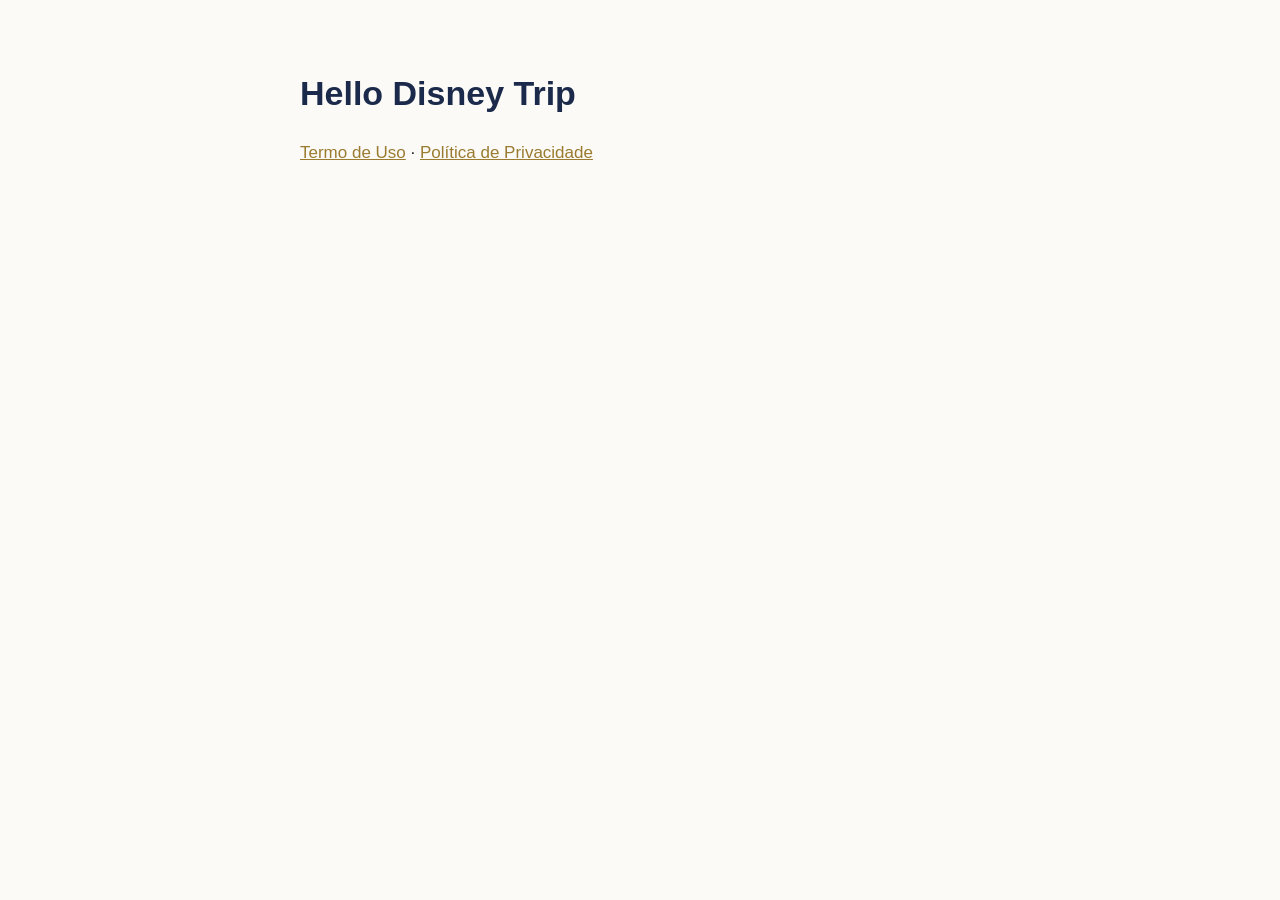
<file: index.html>
<!doctype html>
<html lang="pt-BR">
  <head>
    <meta charset="utf-8">
    <meta name="viewport" content="width=device-width, initial-scale=1">
    <title>Hello Disney Trip</title>
    <link rel="stylesheet" href="/estilo.css">
  </head>
  <body>
    <main>
      <h1>Hello Disney Trip</h1>
      <p><a href="/termos/">Termo de Uso</a> · <a href="/privacidade/">Política de Privacidade</a></p>
    </main>
  </body>
</html>
</file>
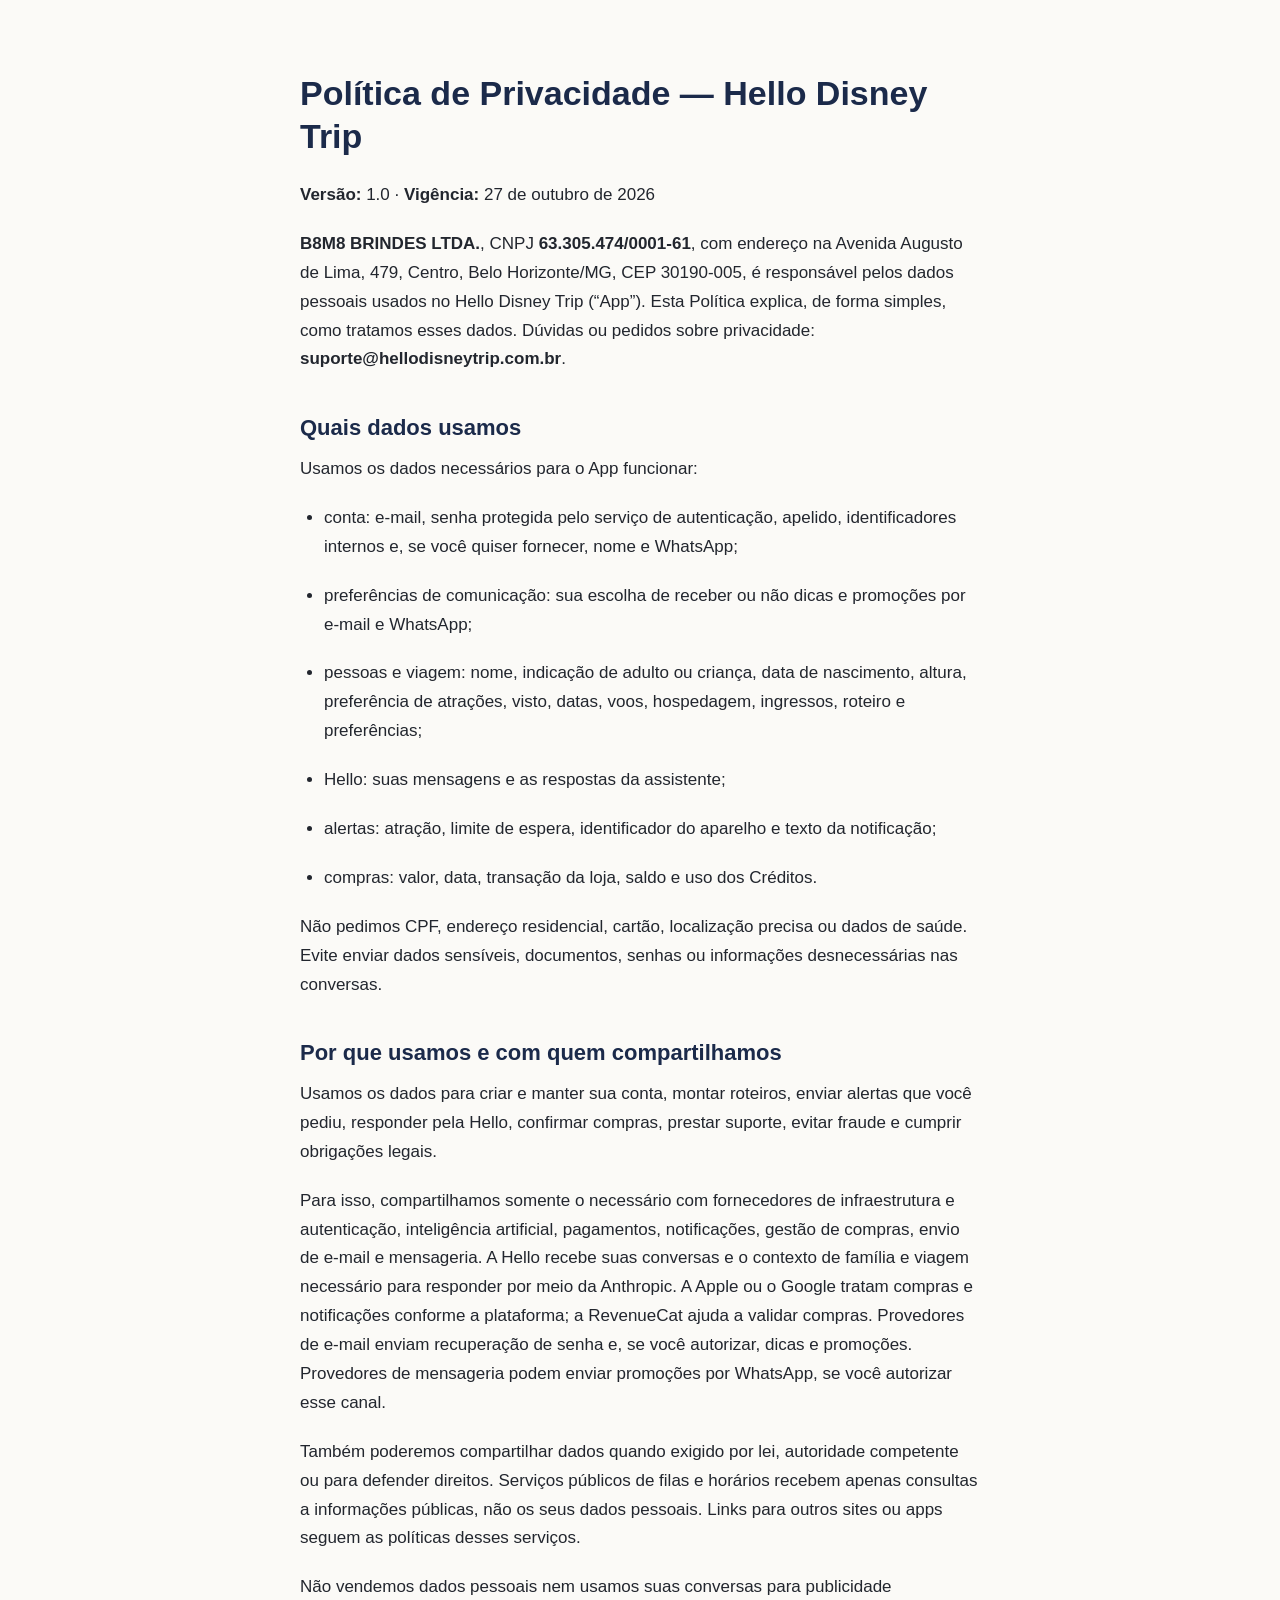
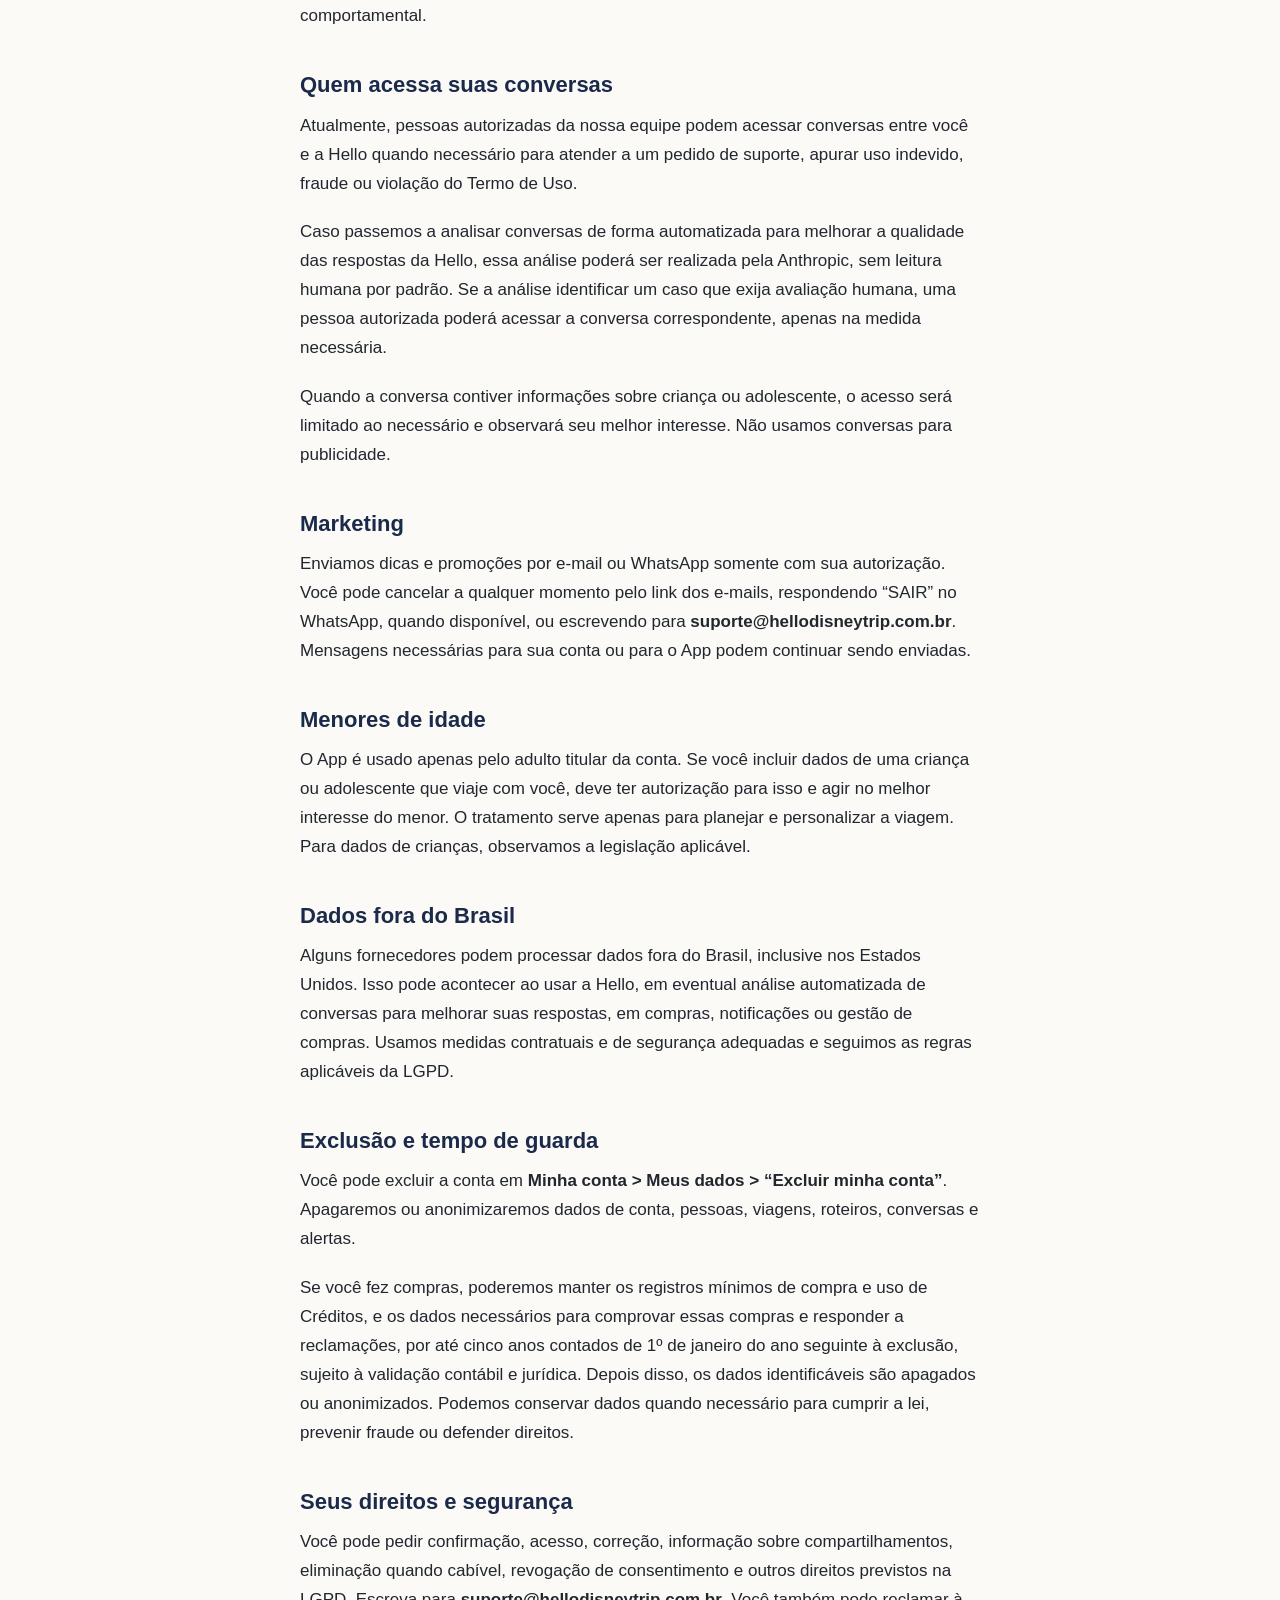
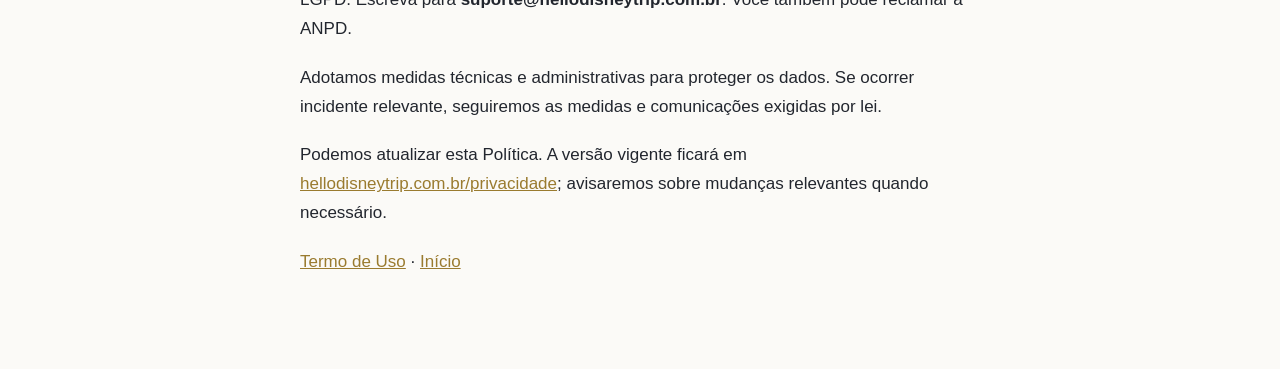
<file: privacidade/index.html>
<!doctype html>
<html lang="pt-BR">
  <head>
    <meta charset="utf-8">
    <meta name="viewport" content="width=device-width, initial-scale=1">
    <title>Política de Privacidade — Hello Disney Trip</title>
    <link rel="stylesheet" href="/estilo.css">
  </head>
  <body>
    <main>
      <h1>Política de Privacidade — Hello Disney Trip</h1>
      <p><strong>Versão:</strong> 1.0 · <strong>Vigência:</strong> 27 de outubro de 2026</p>
      <p><strong>B8M8 BRINDES LTDA.</strong>, CNPJ <strong>63.305.474/0001-61</strong>, com endereço na Avenida Augusto de Lima, 479, Centro, Belo Horizonte/MG, CEP 30190-005, é responsável pelos dados pessoais usados no Hello Disney Trip (“App”). Esta Política explica, de forma simples, como tratamos esses dados. Dúvidas ou pedidos sobre privacidade: <strong>suporte@hellodisneytrip.com.br</strong>.</p>
      <h2>Quais dados usamos</h2>
      <p>Usamos os dados necessários para o App funcionar:</p>
      <ul>
        <li>conta: e-mail, senha protegida pelo serviço de autenticação, apelido, identificadores internos e, se você quiser fornecer, nome e WhatsApp;</li>
        <li>preferências de comunicação: sua escolha de receber ou não dicas e promoções por e-mail e WhatsApp;</li>
        <li>pessoas e viagem: nome, indicação de adulto ou criança, data de nascimento, altura, preferência de atrações, visto, datas, voos, hospedagem, ingressos, roteiro e preferências;</li>
        <li>Hello: suas mensagens e as respostas da assistente;</li>
        <li>alertas: atração, limite de espera, identificador do aparelho e texto da notificação;</li>
        <li>compras: valor, data, transação da loja, saldo e uso dos Créditos.</li>
      </ul>
      <p>Não pedimos CPF, endereço residencial, cartão, localização precisa ou dados de saúde. Evite enviar dados sensíveis, documentos, senhas ou informações desnecessárias nas conversas.</p>
      <h2>Por que usamos e com quem compartilhamos</h2>
      <p>Usamos os dados para criar e manter sua conta, montar roteiros, enviar alertas que você pediu, responder pela Hello, confirmar compras, prestar suporte, evitar fraude e cumprir obrigações legais.</p>
      <p>Para isso, compartilhamos somente o necessário com fornecedores de infraestrutura e autenticação, inteligência artificial, pagamentos, notificações, gestão de compras, envio de e-mail e mensageria. A Hello recebe suas conversas e o contexto de família e viagem necessário para responder por meio da Anthropic. A Apple ou o Google tratam compras e notificações conforme a plataforma; a RevenueCat ajuda a validar compras. Provedores de e-mail enviam recuperação de senha e, se você autorizar, dicas e promoções. Provedores de mensageria podem enviar promoções por WhatsApp, se você autorizar esse canal.</p>
      <p>Também poderemos compartilhar dados quando exigido por lei, autoridade competente ou para defender direitos. Serviços públicos de filas e horários recebem apenas consultas a informações públicas, não os seus dados pessoais. Links para outros sites ou apps seguem as políticas desses serviços.</p>
      <p>Não vendemos dados pessoais nem usamos suas conversas para publicidade comportamental.</p>
      <h2>Quem acessa suas conversas</h2>
      <p>Atualmente, pessoas autorizadas da nossa equipe podem acessar conversas entre você e a Hello quando necessário para atender a um pedido de suporte, apurar uso indevido, fraude ou violação do Termo de Uso.</p>
      <p>Caso passemos a analisar conversas de forma automatizada para melhorar a qualidade das respostas da Hello, essa análise poderá ser realizada pela Anthropic, sem leitura humana por padrão. Se a análise identificar um caso que exija avaliação humana, uma pessoa autorizada poderá acessar a conversa correspondente, apenas na medida necessária.</p>
      <p>Quando a conversa contiver informações sobre criança ou adolescente, o acesso será limitado ao necessário e observará seu melhor interesse. Não usamos conversas para publicidade.</p>
      <h2>Marketing</h2>
      <p>Enviamos dicas e promoções por e-mail ou WhatsApp somente com sua autorização. Você pode cancelar a qualquer momento pelo link dos e-mails, respondendo “SAIR” no WhatsApp, quando disponível, ou escrevendo para <strong>suporte@hellodisneytrip.com.br</strong>. Mensagens necessárias para sua conta ou para o App podem continuar sendo enviadas.</p>
      <h2>Menores de idade</h2>
      <p>O App é usado apenas pelo adulto titular da conta. Se você incluir dados de uma criança ou adolescente que viaje com você, deve ter autorização para isso e agir no melhor interesse do menor. O tratamento serve apenas para planejar e personalizar a viagem. Para dados de crianças, observamos a legislação aplicável.</p>
      <h2>Dados fora do Brasil</h2>
      <p>Alguns fornecedores podem processar dados fora do Brasil, inclusive nos Estados Unidos. Isso pode acontecer ao usar a Hello, em eventual análise automatizada de conversas para melhorar suas respostas, em compras, notificações ou gestão de compras. Usamos medidas contratuais e de segurança adequadas e seguimos as regras aplicáveis da LGPD.</p>
      <h2>Exclusão e tempo de guarda</h2>
      <p>Você pode excluir a conta em <strong>Minha conta &gt; Meus dados &gt; “Excluir minha conta”</strong>. Apagaremos ou anonimizaremos dados de conta, pessoas, viagens, roteiros, conversas e alertas.</p>
      <p>Se você fez compras, poderemos manter os registros mínimos de compra e uso de Créditos, e os dados necessários para comprovar essas compras e responder a reclamações, por até cinco anos contados de 1º de janeiro do ano seguinte à exclusão, sujeito à validação contábil e jurídica. Depois disso, os dados identificáveis são apagados ou anonimizados. Podemos conservar dados quando necessário para cumprir a lei, prevenir fraude ou defender direitos.</p>
      <h2>Seus direitos e segurança</h2>
      <p>Você pode pedir confirmação, acesso, correção, informação sobre compartilhamentos, eliminação quando cabível, revogação de consentimento e outros direitos previstos na LGPD. Escreva para <strong>suporte@hellodisneytrip.com.br</strong>. Você também pode reclamar à ANPD.</p>
      <p>Adotamos medidas técnicas e administrativas para proteger os dados. Se ocorrer incidente relevante, seguiremos as medidas e comunicações exigidas por lei.</p>
      <p>Podemos atualizar esta Política. A versão vigente ficará em <a href="https://hellodisneytrip.com.br/privacidade/">hellodisneytrip.com.br/privacidade</a>; avisaremos sobre mudanças relevantes quando necessário.</p>
      <p><a href="/termos/">Termo de Uso</a> · <a href="/">Início</a></p>
    </main>
  </body>
</html>
</file>
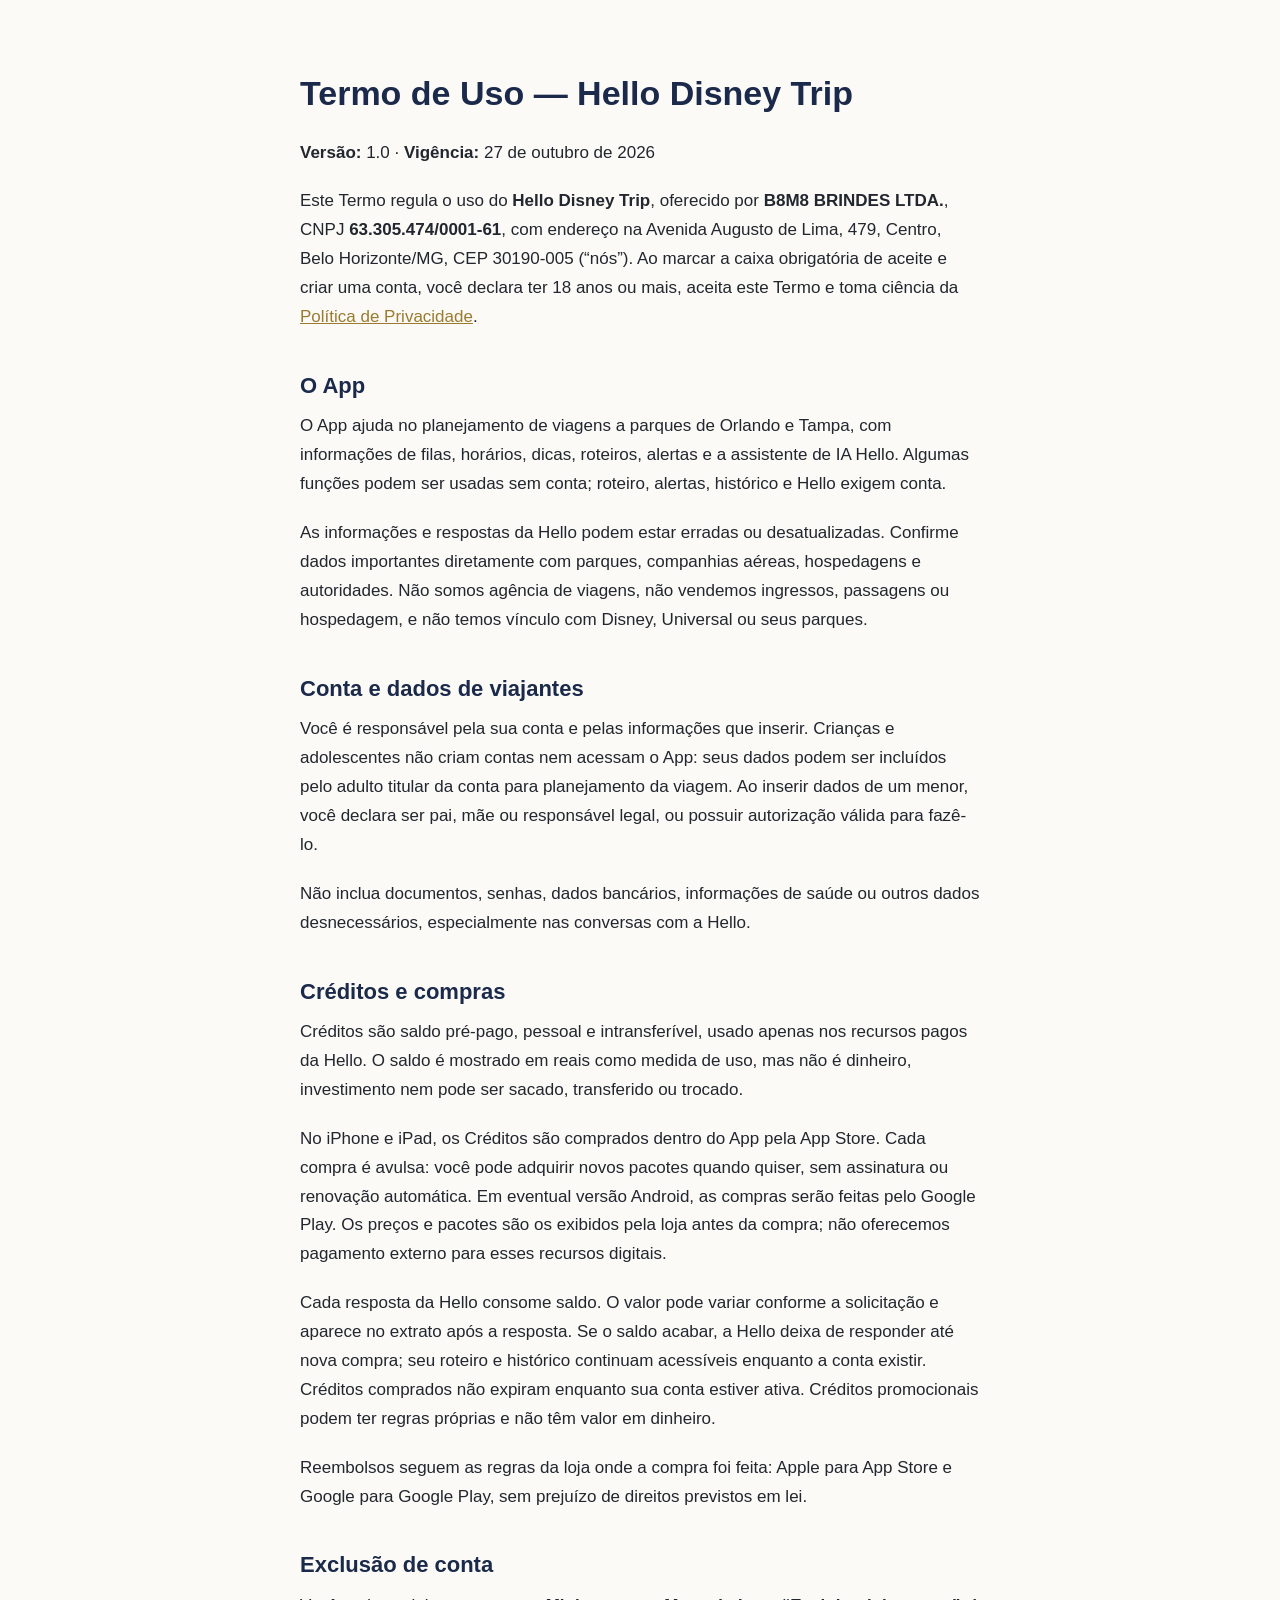
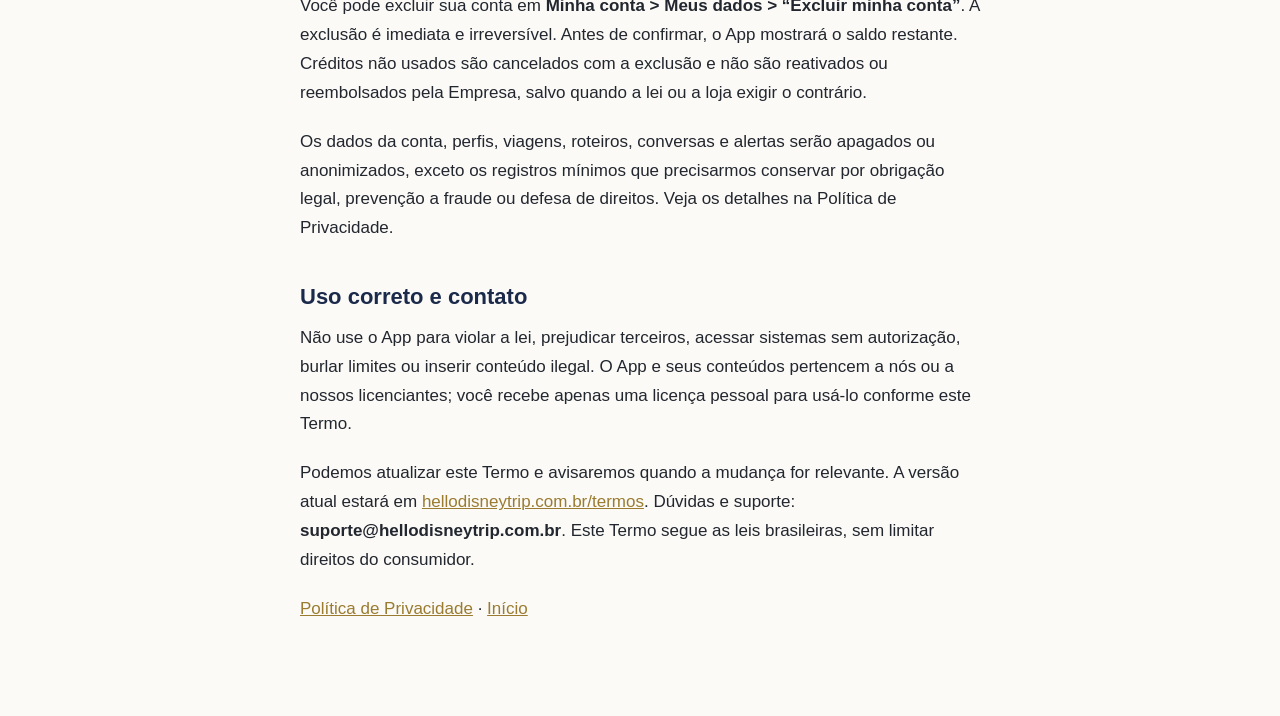
<file: termos/index.html>
<!doctype html>
<html lang="pt-BR">
  <head>
    <meta charset="utf-8">
    <meta name="viewport" content="width=device-width, initial-scale=1">
    <title>Termo de Uso — Hello Disney Trip</title>
    <link rel="stylesheet" href="/estilo.css">
  </head>
  <body>
    <main>
      <h1>Termo de Uso — Hello Disney Trip</h1>
      <p><strong>Versão:</strong> 1.0 · <strong>Vigência:</strong> 27 de outubro de 2026</p>
      <p>Este Termo regula o uso do <strong>Hello Disney Trip</strong>, oferecido por <strong>B8M8 BRINDES LTDA.</strong>, CNPJ <strong>63.305.474/0001-61</strong>, com endereço na Avenida Augusto de Lima, 479, Centro, Belo Horizonte/MG, CEP 30190-005 (“nós”). Ao marcar a caixa obrigatória de aceite e criar uma conta, você declara ter 18 anos ou mais, aceita este Termo e toma ciência da <a href="https://hellodisneytrip.com.br/privacidade/">Política de Privacidade</a>.</p>
      <h2>O App</h2>
      <p>O App ajuda no planejamento de viagens a parques de Orlando e Tampa, com informações de filas, horários, dicas, roteiros, alertas e a assistente de IA Hello. Algumas funções podem ser usadas sem conta; roteiro, alertas, histórico e Hello exigem conta.</p>
      <p>As informações e respostas da Hello podem estar erradas ou desatualizadas. Confirme dados importantes diretamente com parques, companhias aéreas, hospedagens e autoridades. Não somos agência de viagens, não vendemos ingressos, passagens ou hospedagem, e não temos vínculo com Disney, Universal ou seus parques.</p>
      <h2>Conta e dados de viajantes</h2>
      <p>Você é responsável pela sua conta e pelas informações que inserir. Crianças e adolescentes não criam contas nem acessam o App: seus dados podem ser incluídos pelo adulto titular da conta para planejamento da viagem. Ao inserir dados de um menor, você declara ser pai, mãe ou responsável legal, ou possuir autorização válida para fazê-lo.</p>
      <p>Não inclua documentos, senhas, dados bancários, informações de saúde ou outros dados desnecessários, especialmente nas conversas com a Hello.</p>
      <h2>Créditos e compras</h2>
      <p>Créditos são saldo pré-pago, pessoal e intransferível, usado apenas nos recursos pagos da Hello. O saldo é mostrado em reais como medida de uso, mas não é dinheiro, investimento nem pode ser sacado, transferido ou trocado.</p>
      <p>No iPhone e iPad, os Créditos são comprados dentro do App pela App Store. Cada compra é avulsa: você pode adquirir novos pacotes quando quiser, sem assinatura ou renovação automática. Em eventual versão Android, as compras serão feitas pelo Google Play. Os preços e pacotes são os exibidos pela loja antes da compra; não oferecemos pagamento externo para esses recursos digitais.</p>
      <p>Cada resposta da Hello consome saldo. O valor pode variar conforme a solicitação e aparece no extrato após a resposta. Se o saldo acabar, a Hello deixa de responder até nova compra; seu roteiro e histórico continuam acessíveis enquanto a conta existir. Créditos comprados não expiram enquanto sua conta estiver ativa. Créditos promocionais podem ter regras próprias e não têm valor em dinheiro.</p>
      <p>Reembolsos seguem as regras da loja onde a compra foi feita: Apple para App Store e Google para Google Play, sem prejuízo de direitos previstos em lei.</p>
      <h2>Exclusão de conta</h2>
      <p>Você pode excluir sua conta em <strong>Minha conta &gt; Meus dados &gt; “Excluir minha conta”</strong>. A exclusão é imediata e irreversível. Antes de confirmar, o App mostrará o saldo restante. Créditos não usados são cancelados com a exclusão e não são reativados ou reembolsados pela Empresa, salvo quando a lei ou a loja exigir o contrário.</p>
      <p>Os dados da conta, perfis, viagens, roteiros, conversas e alertas serão apagados ou anonimizados, exceto os registros mínimos que precisarmos conservar por obrigação legal, prevenção a fraude ou defesa de direitos. Veja os detalhes na Política de Privacidade.</p>
      <h2>Uso correto e contato</h2>
      <p>Não use o App para violar a lei, prejudicar terceiros, acessar sistemas sem autorização, burlar limites ou inserir conteúdo ilegal. O App e seus conteúdos pertencem a nós ou a nossos licenciantes; você recebe apenas uma licença pessoal para usá-lo conforme este Termo.</p>
      <p>Podemos atualizar este Termo e avisaremos quando a mudança for relevante. A versão atual estará em <a href="https://hellodisneytrip.com.br/termos/">hellodisneytrip.com.br/termos</a>. Dúvidas e suporte: <strong>suporte@hellodisneytrip.com.br</strong>. Este Termo segue as leis brasileiras, sem limitar direitos do consumidor.</p>
      <p><a href="/privacidade/">Política de Privacidade</a> · <a href="/">Início</a></p>
    </main>
  </body>
</html>
</file>
<file: estilo.css>
:root {
  --tinta: #22262e;
  --fundo: #fbfaf7;
  --marinho: #1b2a4a;
  --dourado: #9a7b2f;
  /* Um valor só para o respiro entre blocos de texto. Parágrafo, lista e item de
     lista usam este mesmo valor, então "espaçamento igual ao dos parágrafos" é
     estrutural, não coincidência que a próxima edição desfaz. */
  --respiro: 1.25rem;
}

*,
*::before,
*::after {
  box-sizing: border-box;
}

html {
  -webkit-text-size-adjust: 100%;
}

body {
  margin: 0;
  padding: 3rem 1.5rem;
  background-color: var(--fundo);
  color: var(--tinta);
  font-family: -apple-system, BlinkMacSystemFont, "Segoe UI", Roboto, "Helvetica Neue",
    Arial, sans-serif;
  font-size: 1.0625rem;
  line-height: 1.7;
}

main {
  max-width: 680px;
  margin: 0 auto;
}

h1 {
  margin: 0 0 1.5rem;
  color: var(--marinho);
  font-size: 1.75rem;
  line-height: 1.25;
}

/* Era `margin: 0`, que bastava quando cada página tinha UM parágrafo. As páginas
   legais têm 14 e 19, e sem respiro o texto vira um paredão ilegível. */
p {
  margin: 0 0 var(--respiro);
}

/* Respiro acima maior que abaixo: o h2 pertence ao que vem depois dele, e é essa
   assimetria que faz a seção parecer um bloco em vez de uma linha solta. */
h2 {
  margin: 2.5rem 0 0.75rem;
  color: var(--marinho);
  font-size: 1.25rem;
  line-height: 1.3;
}

ul {
  margin: 0 0 var(--respiro);
  padding-left: 1.5rem;
}

li {
  margin: 0 0 var(--respiro);
}

/* Sem isto o último item soma a margem dele com a da lista e abre um buraco. */
li:last-child {
  margin-bottom: 0;
}

/* Só negrito, sem cor própria: o dourado é do link, e dar cor ao strong faria o
   texto legal parecer cheio de links que não existem. */
strong {
  font-weight: 600;
}

a {
  color: var(--dourado);
  text-decoration: underline;
}

@media (min-width: 40rem) {
  body {
    padding: 4.5rem 2.5rem;
  }

  h1 {
    font-size: 2.125rem;
  }

  h2 {
    font-size: 1.375rem;
  }
}
</file>
